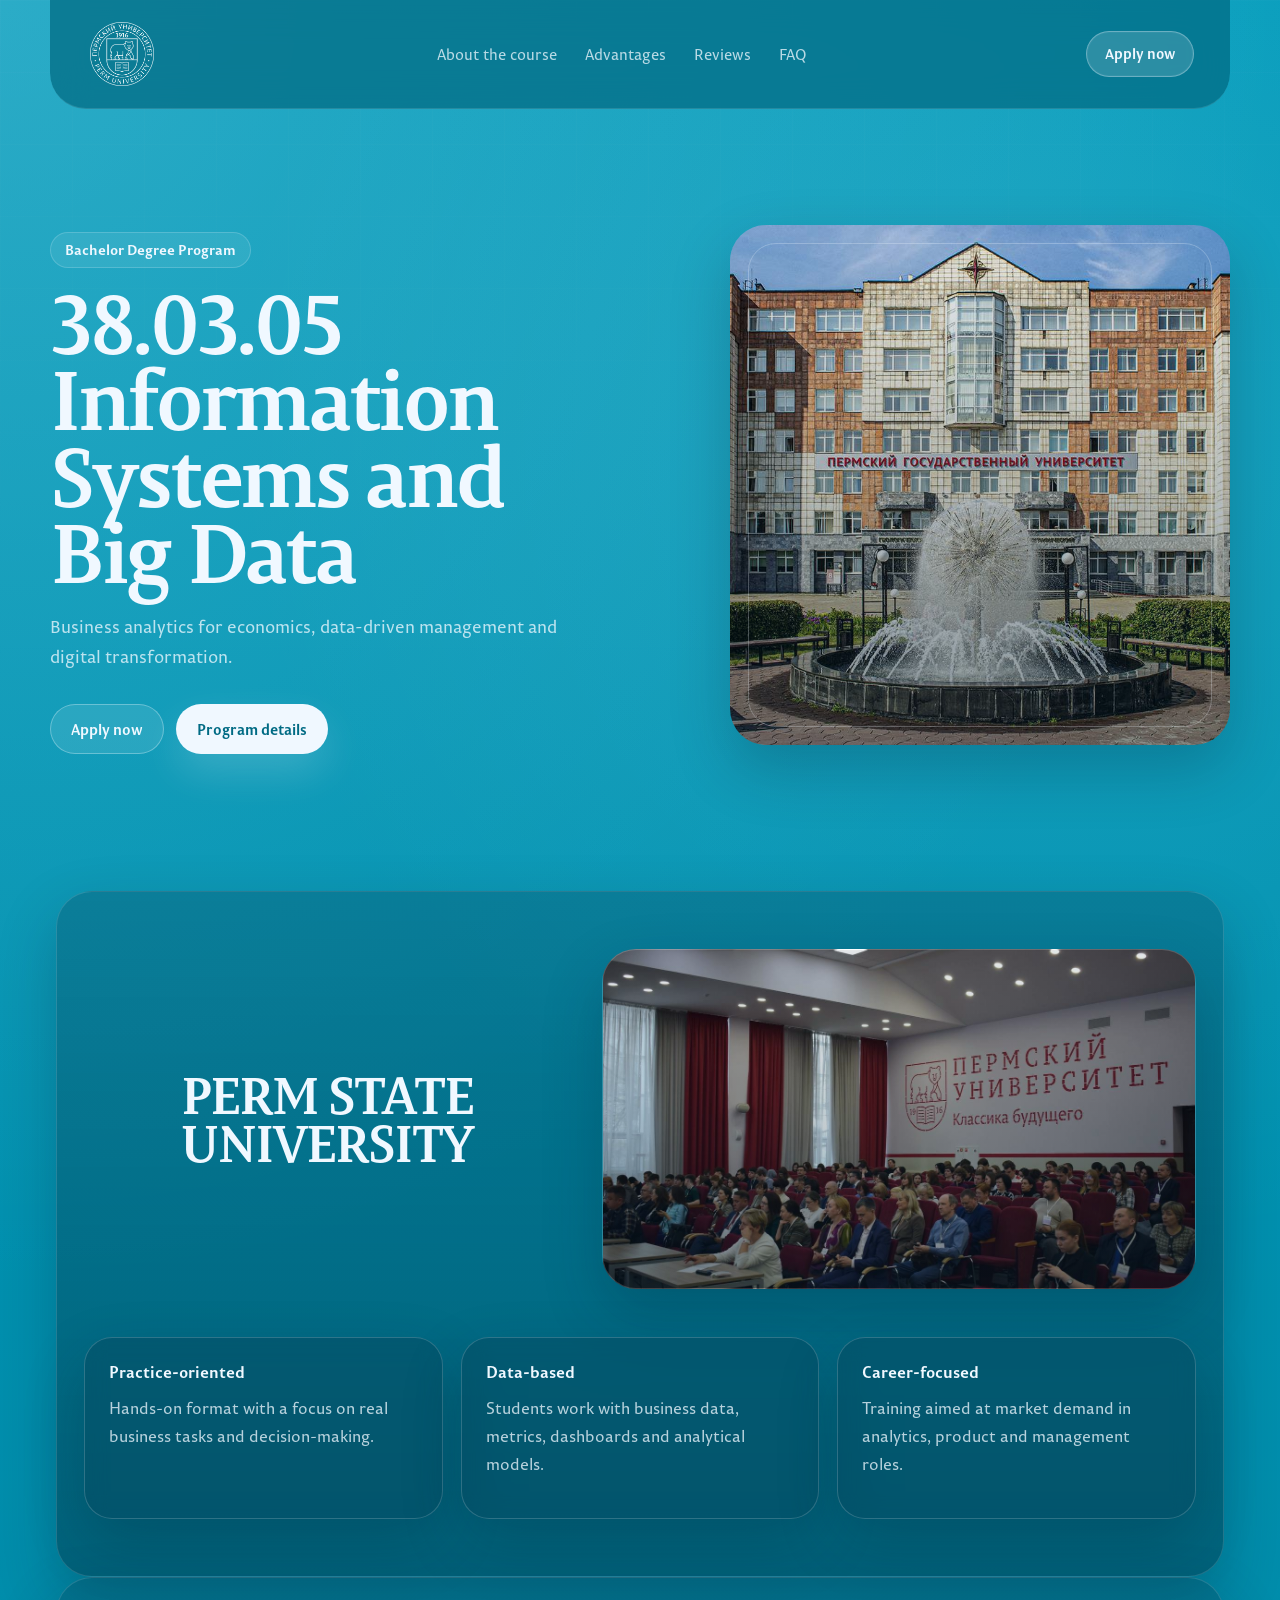
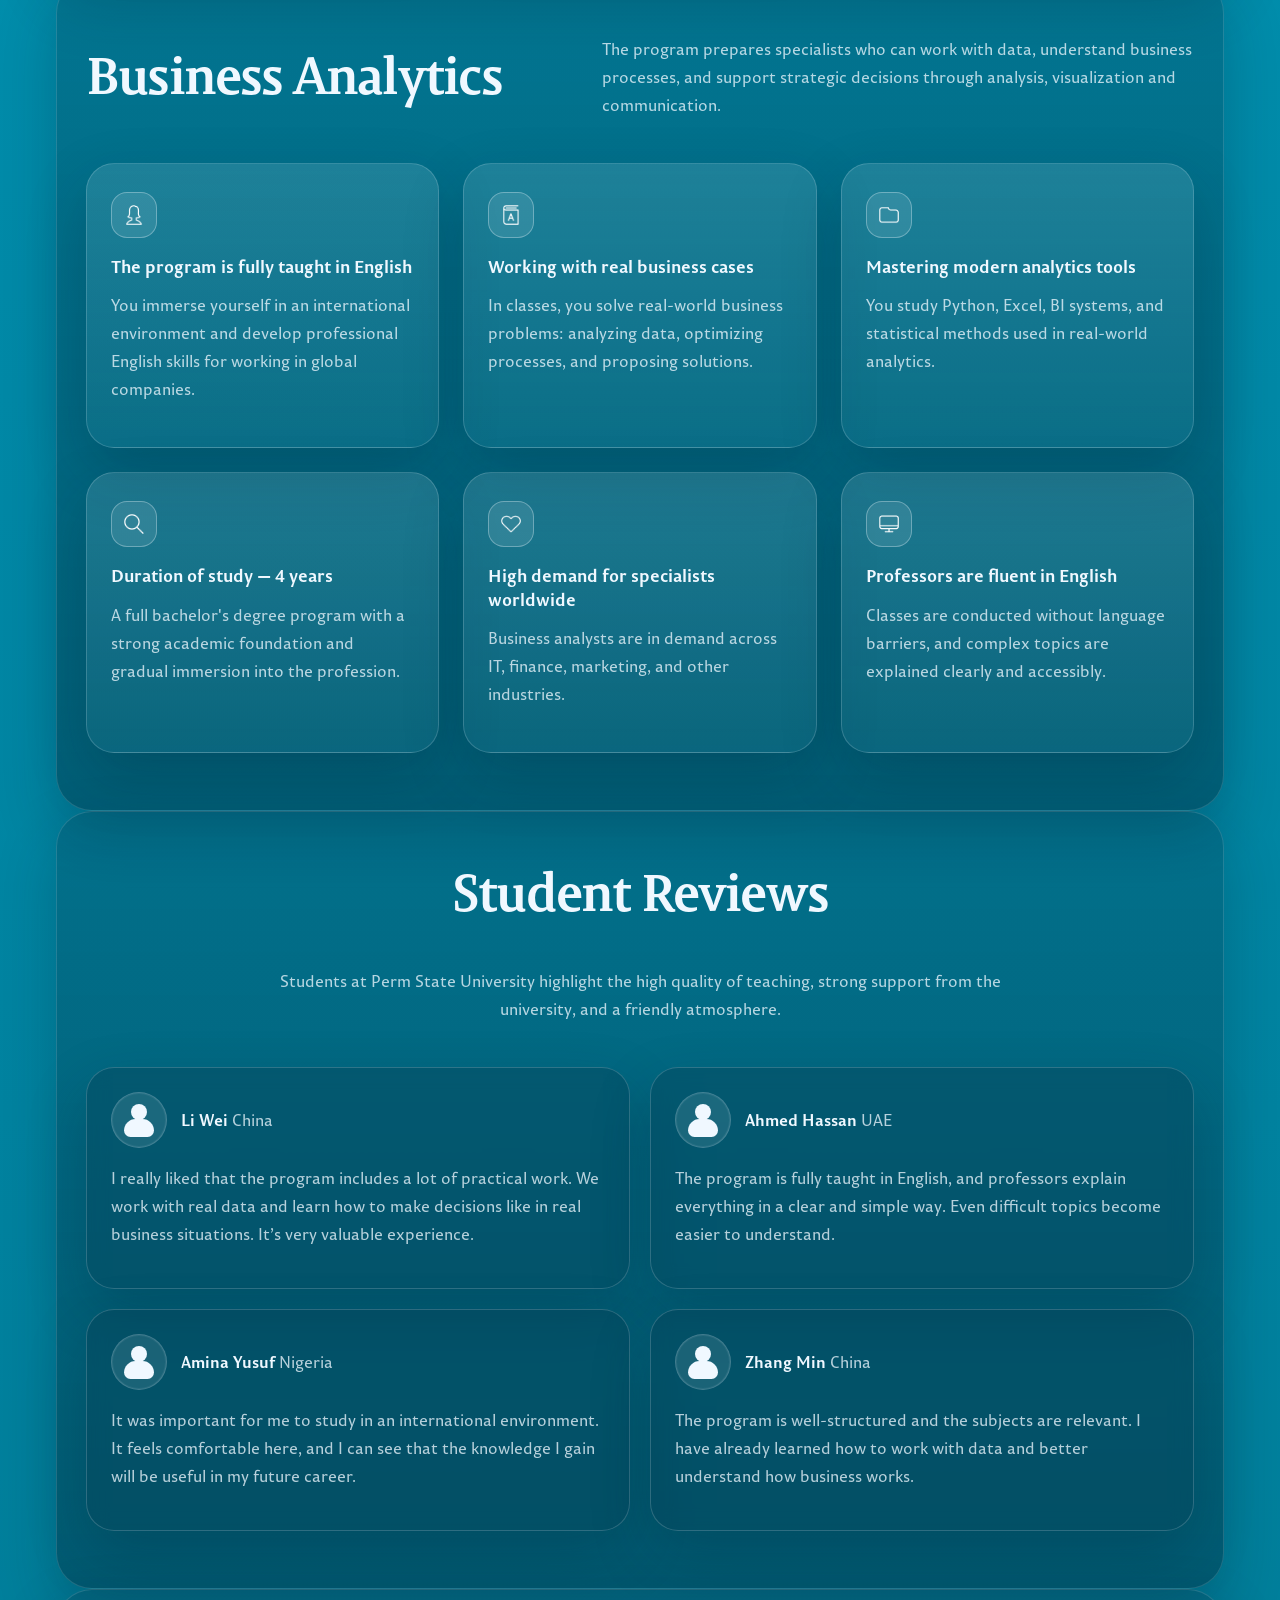
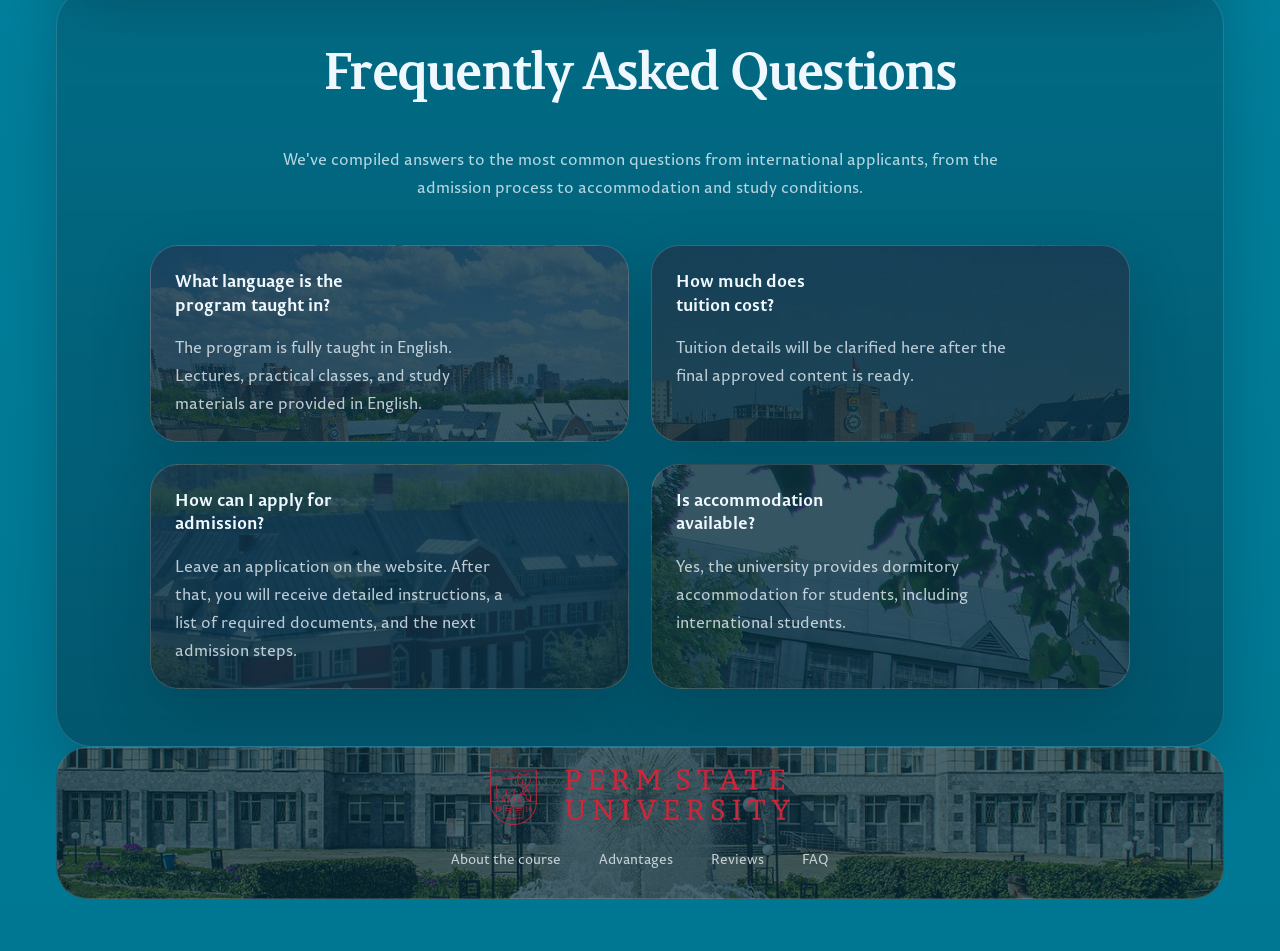
<file: index.html>
<!DOCTYPE html>
<html lang="ru">
<head>
  <meta charset="UTF-8">
  <meta name="viewport" content="width=device-width, initial-scale=1.0">
  <title>Information Systems and Big Data | PSU</title>
  <meta
    name="description"
    content="Локальный прототип сайта образовательной программы 38.03.05 Information Systems and Big Data."
  >
  <link rel="stylesheet" href="styles.css">
</head>
<body>
  <div class="page">
    <header class="site-header">
      <a class="brand" href="#hero" aria-label="Perm State University home">
        <img
          src="assets/icons/logo_psu_white.png"
          alt="Perm State University"
          width="140"
          height="140"
        >
      </a>

      <button class="menu-toggle" type="button" aria-expanded="false" aria-label="Открыть меню">
        <span></span>
        <span></span>
      </button>

      <nav class="site-nav" aria-label="Основная навигация">
        <a href="#about">About the course</a>
        <a href="#advantages">Advantages</a>
        <a href="#reviews">Reviews</a>
        <a href="#faq">FAQ</a>
      </nav>

      <a
        class="header-cta"
        href="https://forms.gle/2zE7VDey3USapuVq9"
        target="_blank"
        rel="noreferrer"
      >
        Apply now
      </a>
    </header>

    <main>
      <section class="hero section" id="hero">
        <div class="hero-copy">
          <p class="hero-note">Bachelor Degree Program</p>
          <h1>38.03.05 Information Systems and Big Data</h1>
          <p class="hero-subtitle">
            Business analytics for economics, data-driven management and digital transformation.
          </p>
          <div class="hero-actions">
            <a
              class="button button-secondary"
              href="https://forms.gle/2zE7VDey3USapuVq9"
              target="_blank"
              rel="noreferrer"
            >
              Apply now
            </a>
            <a
              class="button button-primary"
              href="docs/%D0%BE%D0%BF%D0%B8%D1%81%D0%B0%D0%BD%D0%B8%D0%B5%20%D0%BF%D1%80%D0%BE%D0%B3%D1%80%D0%B0%D0%BC%D0%BC%D1%8B.pdf"
              target="_blank"
              rel="noreferrer"
            >
              Program details
            </a>
          </div>
        </div>
        <div class="hero-visual" aria-hidden="true">
          <div class="hero-main-image"></div>
        </div>
      </section>

      <section class="university section section-accent" id="about">
        <div class="section-heading">
          <h2>PERM STATE UNIVERSITY</h2>
          <div class="section-photo-stack" aria-hidden="true">
            <div class="photo-card photo-card-large"></div>
          </div>
        </div>
        <div class="highlight-grid">
          <article class="highlight-card">
            <span>Practice-oriented</span>
            <p>Hands-on format with a focus on real business tasks and decision-making.</p>
          </article>
          <article class="highlight-card">
            <span>Data-based</span>
            <p>Students work with business data, metrics, dashboards and analytical models.</p>
          </article>
          <article class="highlight-card">
            <span>Career-focused</span>
            <p>Training aimed at market demand in analytics, product and management roles.</p>
          </article>
        </div>
      </section>

      <section class="advantages section" id="advantages">
        <div class="section-heading">
          <h2>Business Analytics</h2>
          <p>
            The program prepares specialists who can work with data, understand business processes,
            and support strategic decisions through analysis, visualization and communication.
          </p>
        </div>

        <div class="advantage-grid">
          <article class="advantage-card">
            <span class="card-icon" aria-hidden="true"></span>
            <h3>The program is fully taught in English</h3>
            <p>You immerse yourself in an international environment and develop professional English skills for working in global companies.</p>
          </article>
          <article class="advantage-card">
            <span class="card-icon" aria-hidden="true"></span>
            <h3>Working with real business cases</h3>
            <p>In classes, you solve real-world business problems: analyzing data, optimizing processes, and proposing solutions.</p>
          </article>
          <article class="advantage-card">
            <span class="card-icon" aria-hidden="true"></span>
            <h3>Mastering modern analytics tools</h3>
            <p>You study Python, Excel, BI systems, and statistical methods used in real-world analytics.</p>
          </article>
          <article class="advantage-card">
            <span class="card-icon" aria-hidden="true"></span>
            <h3>Duration of study — 4 years</h3>
            <p>A full bachelor's degree program with a strong academic foundation and gradual immersion into the profession.</p>
          </article>
          <article class="advantage-card">
            <span class="card-icon" aria-hidden="true"></span>
            <h3>High demand for specialists worldwide</h3>
            <p>Business analysts are in demand across IT, finance, marketing, and other industries.</p>
          </article>
          <article class="advantage-card">
            <span class="card-icon" aria-hidden="true"></span>
            <h3>Professors are fluent in English</h3>
            <p>Classes are conducted without language barriers, and complex topics are explained clearly and accessibly.</p>
          </article>
        </div>
      </section>

      <section class="reviews section" id="reviews">
        <div class="section-heading center">
          <h2>Student Reviews</h2>
          <p>
            Students at Perm State University highlight the high quality of teaching, strong support from the university,
            and a friendly atmosphere.
          </p>
        </div>

        <div class="review-grid">
          <article class="review-card">
            <div class="review-head">
              <span class="review-avatar" aria-hidden="true"></span>
              <div>
                <strong>Li Wei</strong>
                <span class="review-role">China</span>
              </div>
            </div>
            <p>I really liked that the program includes a lot of practical work. We work with real data and learn how to make decisions like in real business situations. It’s very valuable experience.</p>
          </article>
          <article class="review-card">
            <div class="review-head">
              <span class="review-avatar" aria-hidden="true"></span>
              <div>
                <strong>Ahmed Hassan</strong>
                <span class="review-role">UAE</span>
              </div>
            </div>
            <p>The program is fully taught in English, and professors explain everything in a clear and simple way. Even difficult topics become easier to understand.</p>
          </article>
          <article class="review-card">
            <div class="review-head">
              <span class="review-avatar" aria-hidden="true"></span>
              <div>
                <strong>Amina Yusuf</strong>
                <span class="review-role">Nigeria</span>
              </div>
            </div>
            <p>It was important for me to study in an international environment. It feels comfortable here, and I can see that the knowledge I gain will be useful in my future career.</p>
          </article>
          <article class="review-card">
            <div class="review-head">
              <span class="review-avatar" aria-hidden="true"></span>
              <div>
                <strong>Zhang Min</strong>
                <span class="review-role">China</span>
              </div>
            </div>
            <p>The program is well-structured and the subjects are relevant. I have already learned how to work with data and better understand how business works.</p>
          </article>
        </div>
      </section>

      <section class="faq section" id="faq">
        <div class="section-heading center">
          <h2>Frequently Asked Questions</h2>
          <p>
            We've compiled answers to the most common questions from international applicants, from the admission process
            to accommodation and study conditions.
          </p>
        </div>

        <div class="faq-grid">
          <article class="faq-item">
            <h3>What language is the program taught in?</h3>
            <p>
              The program is fully taught in English. Lectures, practical classes, and study materials are provided in English.
            </p>
          </article>
          <article class="faq-item">
            <h3>How much does tuition cost?</h3>
            <p>Tuition details will be clarified here after the final approved content is ready.</p>
          </article>
          <article class="faq-item">
            <h3>How can I apply for admission?</h3>
            <p>
              Leave an application on the website. After that, you will receive detailed instructions, a list of required
              documents, and the next admission steps.
            </p>
          </article>
          <article class="faq-item">
            <h3>Is accommodation available?</h3>
            <p>
              Yes, the university provides dormitory accommodation for students, including international students.
            </p>
          </article>
        </div>
      </section>

      <footer class="site-footer section" id="footer">
        <div class="footer-topline"></div>
        <a class="footer-brand" href="#hero" aria-label="PSU home">
          <img src="assets/icons/Логотип eng2.png" alt="Perm State University">
        </a>
        <nav class="footer-nav" aria-label="Footer">
          <a href="#about">About the course</a>
          <a href="#advantages">Advantages</a>
          <a href="#reviews">Reviews</a>
          <a href="#faq">FAQ</a>
        </nav>
      </footer>
    </main>
  </div>

  <script src="script.js"></script>
</body>
</html>
</file>
<file: styles.css>
@font-face {
  font-family: "Permian Sans";
  src: url("assets/fonts/PermianSansTypeface.otf") format("opentype");
  font-weight: 400;
  font-style: normal;
}

@font-face {
  font-family: "Permian Sans";
  src: url("assets/fonts/PermianSansTypeface-Bold.otf") format("opentype");
  font-weight: 700;
  font-style: normal;
}

@font-face {
  font-family: "Permian Sans";
  src: url("assets/fonts/PermianSansTypeface-Italic.otf") format("opentype");
  font-weight: 400;
  font-style: italic;
}

@font-face {
  font-family: "Permian Serif";
  src: url("assets/fonts/PermianSerifTypeface.otf") format("opentype");
  font-weight: 400;
  font-style: normal;
}

@font-face {
  font-family: "Permian Serif";
  src: url("assets/fonts/PermianSerifTypeface-Bold.otf") format("opentype");
  font-weight: 700;
  font-style: normal;
}

:root {
  --bg: #009bbb;
  --surface: rgba(8, 51, 71, 0.3);
  --surface-strong: rgba(4, 35, 49, 0.56);
  --surface-soft: rgba(240, 248, 255, 0.12);
  --text: #f0f8ff;
  --muted: rgba(240, 248, 255, 0.76);
  --line: rgba(240, 248, 255, 0.18);
  --line-strong: rgba(240, 248, 255, 0.32);
  --accent: #f0f8ff;
  --accent-soft: rgba(240, 248, 255, 0.16);
  --shadow: 0 24px 60px rgba(2, 28, 44, 0.24);
  --radius: 28px;
  --container: 1180px;
}

* {
  box-sizing: border-box;
}

html {
  scroll-behavior: smooth;
}

section[id],
footer[id] {
  scroll-margin-top: 120px;
}

body {
  margin: 0;
  font-family: "Permian Sans", sans-serif;
  color: var(--text);
  background:
    radial-gradient(circle at top left, rgba(240, 248, 255, 0.18), transparent 30%),
    radial-gradient(circle at 85% 10%, rgba(240, 248, 255, 0.1), transparent 22%),
    linear-gradient(180deg, #009bbb 0%, #0089a7 48%, #007792 100%);
}

body::before {
  content: "";
  position: fixed;
  inset: 0;
  background:
    linear-gradient(rgba(240, 248, 255, 0.05) 1px, transparent 1px),
    linear-gradient(90deg, rgba(240, 248, 255, 0.05) 1px, transparent 1px);
  background-size: 72px 72px;
  mask-image: linear-gradient(180deg, rgba(0, 0, 0, 0.4), transparent 80%);
  pointer-events: none;
  z-index: -1;
}

body.menu-open {
  overflow: hidden;
}

a {
  color: inherit;
  text-decoration: none;
}

.page {
  width: min(calc(100% - 32px), var(--container));
  margin: 0 auto;
}

.site-header {
  position: sticky;
  top: 0;
  z-index: 50;
  display: grid;
  grid-template-columns: auto 1fr auto;
  align-items: center;
  gap: 24px;
  padding: 18px 36px;
  background: rgba(0, 104, 128, 0.7);
  backdrop-filter: blur(18px);
  border-bottom: 1px solid rgba(240, 248, 255, 0.12);
  border-radius: 0 0 36px 36px;
}

.brand {
  display: inline-flex;
  align-items: center;
  justify-content: center;
  width: 72px;
  height: 72px;
  min-height: 72px;
  overflow: hidden;
  flex: 0 0 72px;
}

.brand img {
  display: block;
  width: 64px;
  height: 64px;
  object-fit: contain;
  flex: 0 0 auto;
}

.site-nav {
  display: flex;
  justify-content: center;
  gap: 28px;
}

.site-nav a,
.header-cta,
.button,
.menu-toggle,
.highlight-card,
.review-card,
.faq-item,
.photo-card,
.hero-side-image,
.hero-main-image {
  transition: 0.25s ease;
}

.site-nav a {
  position: relative;
  font-size: 0.94rem;
  color: var(--muted);
}

.site-nav a::after {
  content: "";
  position: absolute;
  left: 0;
  bottom: -8px;
  width: 100%;
  height: 1px;
  background: currentColor;
  transform: scaleX(0);
  transform-origin: left;
}

.site-nav a:hover,
.site-nav a:focus-visible,
.footer-nav a:hover,
.footer-nav a:focus-visible {
  color: var(--text);
}

.site-nav a:hover::after,
.site-nav a:focus-visible::after {
  transform: scaleX(1);
}

.header-cta {
  display: inline-flex;
  align-items: center;
  justify-content: center;
  min-height: 46px;
  padding: 0 18px;
  border: 1px solid var(--line-strong);
  border-radius: 999px;
  background: var(--accent-soft);
  font-size: 0.9rem;
  font-weight: 700;
  color: var(--text);
  box-shadow: inset 0 0 0 1px rgba(255, 255, 255, 0.04);
}

.header-cta:hover,
.button:hover,
.highlight-card:hover,
.review-card:hover,
.faq-item:hover,
.photo-card:hover,
.hero-side-image:hover,
.hero-main-image:hover {
  transform: translateY(-2px);
}

.menu-toggle {
  display: none;
  position: relative;
  width: 48px;
  height: 48px;
  border: 1px solid var(--line);
  border-radius: 14px;
  background: rgba(240, 248, 255, 0.08);
  cursor: pointer;
}

.menu-toggle span {
  position: absolute;
  left: 13px;
  width: 20px;
  height: 2px;
  background: var(--text);
}

.menu-toggle span:first-child {
  top: 18px;
}

.menu-toggle span:last-child {
  top: 26px;
}

body.menu-open .menu-toggle span:first-child {
  top: 22px;
  transform: rotate(45deg);
}

body.menu-open .menu-toggle span:last-child {
  top: 22px;
  transform: rotate(-45deg);
}

main {
  padding: 26px 0 52px;
}

.section {
  opacity: 0;
  transform: translateY(24px);
  transition: opacity 0.55s ease, transform 0.55s ease;
}

.is-visible {
  opacity: 1;
  transform: translateY(0);
}

.hero {
  display: grid;
  grid-template-columns: minmax(0, 1fr) minmax(320px, 500px);
  align-items: center;
  gap: 48px;
  min-height: 84vh;
  padding: 56px 0 96px;
}

.hero-copy {
  max-width: 580px;
}

.hero-note {
  display: inline-flex;
  margin: 0 0 18px;
  padding: 8px 14px;
  border: 1px solid var(--line);
  border-radius: 999px;
  background: rgba(240, 248, 255, 0.08);
  font-size: 0.88rem;
  font-weight: 700;
  color: var(--text);
}

h1,
h2,
h3,
p {
  margin-top: 0;
}

h1,
h2 {
  font-family: "Permian Serif", serif;
}

h1 {
  max-width: 760px;
  margin-bottom: 20px;
  font-size: clamp(2.8rem, 7vw, 5.2rem);
  line-height: 0.92;
  letter-spacing: -0.04em;
}

h2 {
  margin-bottom: 18px;
  font-size: clamp(2.35rem, 4vw, 4rem);
  line-height: 0.94;
  letter-spacing: -0.035em;
}

h3 {
  margin-bottom: 12px;
  font-size: 1.08rem;
  line-height: 1.35;
}

.hero-subtitle,
.section-heading p,
.highlight-card p,
.advantage-card p,
.review-card p,
.faq-item p,
.site-footer,
.review-role {
  color: var(--muted);
  line-height: 1.75;
}

.hero-subtitle {
  max-width: 520px;
  margin: 0 0 32px;
  font-size: 1.08rem;
}

.hero-actions {
  display: flex;
  flex-wrap: wrap;
  gap: 12px;
}

.button {
  display: inline-flex;
  align-items: center;
  justify-content: center;
  min-height: 50px;
  padding: 0 20px;
  border: 1px solid transparent;
  border-radius: 999px;
  font-size: 0.92rem;
  font-weight: 700;
}

.button-primary {
  background: var(--accent);
  color: #006b84;
  box-shadow: 0 18px 40px rgba(240, 248, 255, 0.18);
}

.button-secondary {
  background: rgba(240, 248, 255, 0.1);
  border-color: var(--line-strong);
}

.hero-visual {
  position: relative;
  min-height: 560px;
}

.hero-main-image,
.hero-side-image,
.photo-card,
.review-avatar {
  background-position: center;
  background-repeat: no-repeat;
  background-size: cover;
}

.hero-main-image {
  position: absolute;
  right: 0;
  top: 12px;
  width: min(100%, 500px);
  height: 520px;
  border-radius: 36px;
  background-image:
    linear-gradient(180deg, rgba(0, 25, 40, 0.08), rgba(0, 25, 40, 0.46)),
    url("assets/img/13.jpg");
  background-position: center;
  box-shadow: var(--shadow);
}

.hero-main-image::after {
  content: "";
  position: absolute;
  inset: 18px;
  border: 1px solid rgba(240, 248, 255, 0.26);
  border-radius: 28px;
}

.hero-side-image {
  position: absolute;
  left: 0;
  width: 220px;
  border-radius: 24px;
  border: 1px solid rgba(240, 248, 255, 0.22);
  box-shadow: var(--shadow);
}

.section-accent,
.advantages,
.reviews,
.faq {
  position: relative;
  padding: 58px 0;
}

.section-accent::before,
.advantages::before,
.reviews::before,
.faq::before {
  content: "";
  position: absolute;
  inset: 0 6px;
  border: 1px solid rgba(240, 248, 255, 0.14);
  border-radius: 36px;
  background: linear-gradient(180deg, rgba(6, 58, 79, 0.28), rgba(3, 41, 57, 0.42));
  box-shadow: var(--shadow);
  z-index: -1;
}

.section-accent > *,
.advantages > *,
.reviews > *,
.faq > *,
.site-footer > * {
  position: relative;
  z-index: 1;
}

.section-accent {
  padding-left: 34px;
  padding-right: 34px;
}

.advantages,
.reviews,
.faq,
.site-footer {
  padding-left: 36px;
  padding-right: 36px;
}

.university h2,
.section-heading.center {
  text-align: center;
}

.highlight-grid,
.review-grid,
.faq-grid {
  display: grid;
  gap: 18px;
}

.highlight-grid {
  grid-template-columns: repeat(3, minmax(0, 1fr));
  margin-top: 20px;
}

.highlight-card,
.review-card,
.faq-item {
  padding: 24px;
  border: 1px solid var(--line);
  border-radius: var(--radius);
  background: var(--surface);
  box-shadow: var(--shadow);
  backdrop-filter: blur(10px);
}

.highlight-card span {
  display: inline-block;
  margin-bottom: 12px;
  font-weight: 700;
  color: var(--text);
}

.section-heading {
  display: grid;
  grid-template-columns: 0.9fr 1.1fr;
  gap: 32px;
  align-items: center;
  margin-bottom: 28px;
}

.section-heading.center {
  grid-template-columns: 1fr;
  max-width: 760px;
  margin: 0 auto 28px;
}

.section-photo-stack {
  position: relative;
  min-height: 360px;
}

.photo-card {
  position: absolute;
  border: 1px solid rgba(240, 248, 255, 0.18);
  box-shadow: var(--shadow);
}

.photo-card-large {
  left: 0;
  right: 0;
  width: 100%;
  height: 340px;
  border-radius: 34px;
  background-image:
    linear-gradient(180deg, rgba(0, 34, 52, 0.1), rgba(0, 34, 52, 0.35)),
    url("assets/img/4.jpg");
  background-position: center;
}

.advantage-grid {
  display: grid;
  grid-template-columns: repeat(3, minmax(0, 1fr));
  gap: 24px;
}

.advantage-card {
  padding: 28px 24px;
  border: 1px solid var(--line);
  border-radius: var(--radius);
  background:
    linear-gradient(180deg, rgba(240, 248, 255, 0.12), rgba(240, 248, 255, 0.04));
  box-shadow: var(--shadow);
}

.card-icon {
  display: inline-flex;
  align-items: center;
  justify-content: center;
  width: 46px;
  height: 46px;
  margin-bottom: 18px;
  border: 1px solid var(--line-strong);
  border-radius: 16px;
  background: rgba(240, 248, 255, 0.1);
}

.card-icon::before {
  content: "";
  display: block;
  width: 26px;
  height: 26px;
  background-repeat: no-repeat;
  background-position: center;
  background-size: contain;
}

.advantage-card:nth-child(1) .card-icon::before {
  background-image: url("assets/icons/ba-user.png");
}

.advantage-card:nth-child(2) .card-icon::before {
  background-image: url("assets/icons/ba-book.png");
}

.advantage-card:nth-child(3) .card-icon::before {
  background-image: url("assets/icons/ba-folder.png");
}

.advantage-card:nth-child(4) .card-icon::before {
  background-image: url("assets/icons/ba-search.png");
}

.advantage-card:nth-child(5) .card-icon::before {
  background-image: url("assets/icons/ba-heart.png");
}

.advantage-card:nth-child(6) .card-icon::before {
  background-image: url("assets/icons/ba-monitor.png");
}

.review-grid,
.faq-grid {
  grid-template-columns: repeat(2, minmax(0, 1fr));
}

.review-grid {
  gap: 20px;
}

.review-card strong {
  display: inline-block;
  margin-bottom: 4px;
}

.review-head {
  display: flex;
  align-items: center;
  gap: 14px;
  margin-bottom: 16px;
}

.review-avatar {
  flex: 0 0 auto;
  width: 56px;
  height: 56px;
  border: 1px solid rgba(240, 248, 255, 0.18);
  border-radius: 999px;
  background: rgba(240, 248, 255, 0.1);
  box-shadow: inset 0 0 0 1px rgba(255, 255, 255, 0.06);
  position: relative;
}

.review-avatar::before {
  content: "";
  position: absolute;
  top: 11px;
  left: 50%;
  width: 16px;
  height: 16px;
  margin-left: -8px;
  border-radius: 999px;
  background: var(--text);
}

.review-avatar::after {
  content: "";
  position: absolute;
  left: 50%;
  bottom: 10px;
  width: 30px;
  height: 18px;
  margin-left: -15px;
  border-radius: 18px 18px 10px 10px;
  background: var(--text);
}

.faq-grid {
  width: min(100%, 980px);
  margin: 0 auto;
  align-items: stretch;
  gap: 22px;
}

.faq-item {
  min-height: 100%;
}

.faq-item:nth-child(1) {
  background:
    linear-gradient(180deg, rgba(3, 43, 60, 0.78), rgba(3, 43, 60, 0.78)),
    url("assets/img/6.jpg");
}

.faq-item:nth-child(2) {
  background:
    linear-gradient(180deg, rgba(3, 43, 60, 0.8), rgba(3, 43, 60, 0.8)),
    url("assets/img/7.jpg");
}

.faq-item:nth-child(3) {
  background:
    linear-gradient(180deg, rgba(3, 43, 60, 0.8), rgba(3, 43, 60, 0.8)),
    url("assets/img/8.jpg");
}

.faq-item:nth-child(4) {
  background:
    linear-gradient(180deg, rgba(3, 43, 60, 0.8), rgba(3, 43, 60, 0.8)),
    url("assets/img/11.jpg");
}

.faq-item h3 {
  margin-bottom: 16px;
  max-width: 16ch;
}

.faq-item p {
  max-width: 34ch;
  margin-bottom: 0;
}

.site-footer {
  position: relative;
  padding: 22px 36px 28px;
}

.site-footer::before {
  content: "";
  position: absolute;
  inset: 0 6px;
  border-radius: 32px;
  background:
    linear-gradient(180deg, rgba(3, 41, 57, 0.72), rgba(3, 41, 57, 0.72)),
    url("assets/img/13.jpg") center 72%/cover no-repeat;
  border: 1px solid rgba(240, 248, 255, 0.14);
  z-index: -1;
}

.footer-topline {
  display: none;
}

.footer-brand {
  display: flex;
  align-items: center;
  justify-content: center;
  margin-bottom: 22px;
}

.footer-brand img {
  display: block;
  width: min(100%, 300px);
  height: auto;
}

.footer-nav {
  display: flex;
  justify-content: center;
  flex-wrap: wrap;
  gap: 22px 38px;
  font-size: 0.86rem;
  color: var(--muted);
}

@media (max-width: 1040px) {
  .hero {
    grid-template-columns: 1fr;
    min-height: auto;
    gap: 28px;
  }

  .hero-copy {
    max-width: none;
  }

  .hero-visual {
    min-height: 520px;
  }

  .section-heading,
  .highlight-grid,
  .advantage-grid {
    grid-template-columns: 1fr;
  }

  .section-photo-stack {
    min-height: 300px;
  }

  .photo-card-large {
    width: 100%;
  }
}

@media (max-width: 900px) {
  .site-header {
    grid-template-columns: minmax(0, 1fr) auto auto;
    justify-content: space-between;
  }

  .brand img {
    width: 60px;
    height: 60px;
  }

  .menu-toggle {
    display: inline-flex;
    align-items: center;
    justify-content: center;
    order: 3;
  }

  .header-cta {
    order: 2;
  }

  .site-nav {
    position: absolute;
    top: calc(100% + 8px);
    left: 0;
    right: 0;
    display: grid;
    justify-content: stretch;
    gap: 8px;
    padding: 14px;
    border: 1px solid var(--line);
    border-radius: 24px;
    background: rgba(0, 97, 118, 0.96);
    box-shadow: var(--shadow);
    opacity: 0;
    pointer-events: none;
    transform: translateY(-8px);
  }

  body.menu-open .site-nav {
    opacity: 1;
    pointer-events: auto;
    transform: translateY(0);
  }

  .review-grid,
  .faq-grid {
    grid-template-columns: 1fr;
  }

  .footer-topline {
    margin-bottom: 36px;
  }

  .footer-nav {
    display: grid;
    justify-items: center;
    gap: 14px;
    text-align: center;
  }
}

@media (max-width: 640px) {
  .page {
    width: min(calc(100% - 20px), var(--container));
  }

  .site-header {
    gap: 12px;
    padding: 14px 20px;
  }

  .brand {
    width: 64px;
    height: 64px;
    min-height: 64px;
    flex-basis: 64px;
  }

  .brand img {
    width: 56px;
    height: 56px;
  }

  .header-cta {
    display: none;
  }

  .hero {
    padding: 42px 0 64px;
  }

  .hero-visual {
    min-height: 370px;
  }

  .hero-main-image {
    width: 100%;
    height: 320px;
  }

  .section-accent,
  .advantages,
  .reviews,
  .faq {
    padding: 30px 0;
  }

  .section-accent {
    padding-left: 18px;
    padding-right: 18px;
  }

  .advantages,
  .reviews,
  .faq,
  .site-footer {
    padding-left: 20px;
    padding-right: 20px;
  }

  .section-accent::before,
  .advantages::before,
  .reviews::before,
  .faq::before,
  .site-footer::before {
    border-radius: 24px;
  }

  .highlight-card,
  .advantage-card,
  .review-card,
  .faq-item {
    padding: 18px;
  }

  .section-photo-stack {
    min-height: 220px;
  }

  .photo-card-large {
    height: 220px;
    border-radius: 24px;
  }

  .footer-brand {
    margin-bottom: 18px;
  }

  .site-footer {
    padding: 18px 20px 22px;
  }
}
</file>
